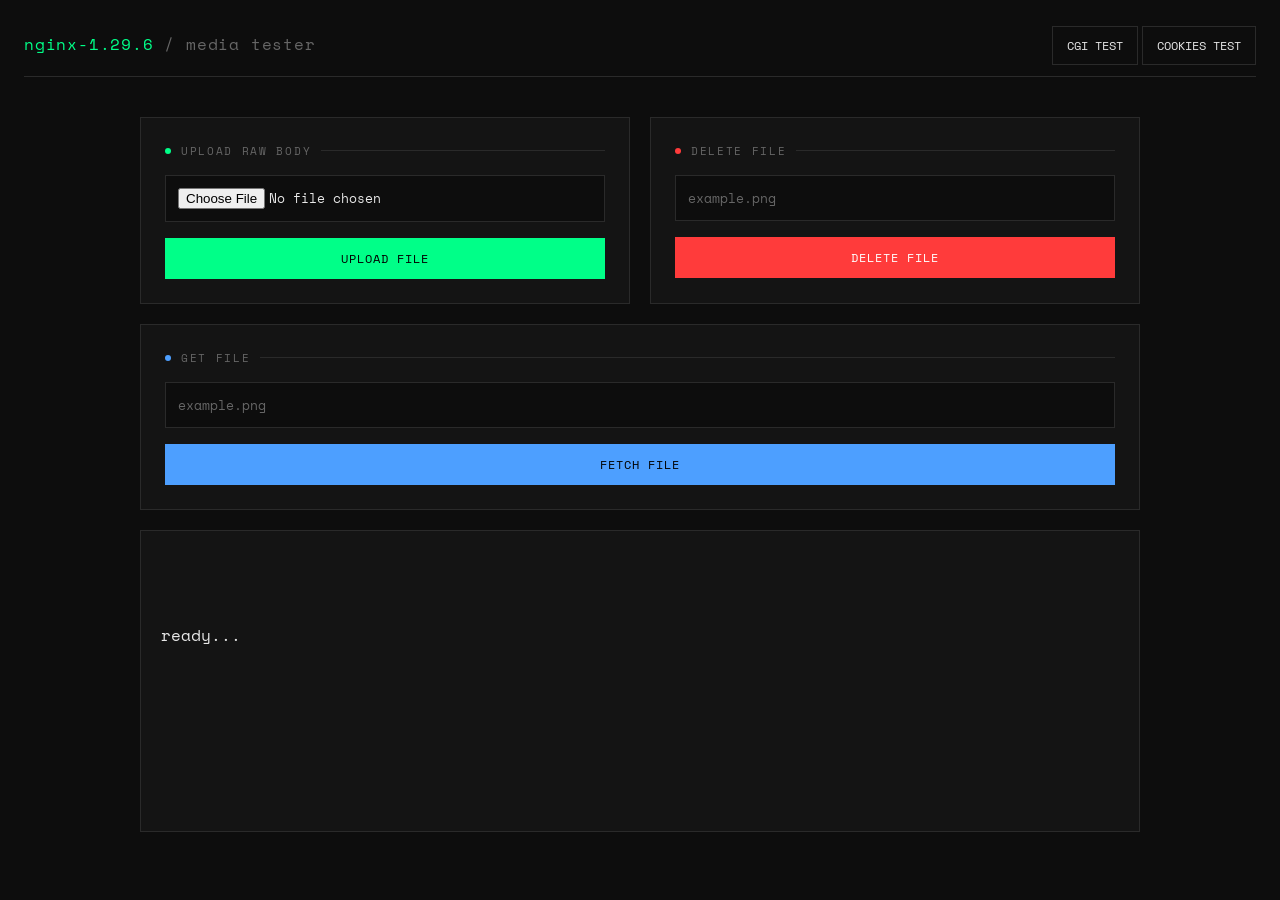
<file: www/index.html>
<!DOCTYPE html>
<html lang="en">
<head>
<meta charset="UTF-8">
<meta name="viewport" content="width=device-width, initial-scale=1.0">

<title>nginx-1.29.6 media upload</title>

<style>

@import url('https://fonts.googleapis.com/css2?family=Space+Mono:wght@400;700&family=IBM+Plex+Sans:wght@300;400;600&display=swap');

*{
  margin:0;
  padding:0;
  box-sizing:border-box;
}

:root{
  --bg:#0d0d0d;
  --panel:#141414;
  --border:#2a2a2a;
  --text:#e8e8e8;
  --muted:#666;
  --green:#00ff88;
  --blue:#4d9fff;
  --red:#ff3b3b;

  --mono:'Space Mono', monospace;
  --sans:'IBM Plex Sans', sans-serif;
}

body{
  background:var(--bg);
  color:var(--text);
  font-family:var(--sans);
  min-height:100vh;
  padding:32px 24px;
}

/* ---------------- NAVBAR ---------------- */

header{
  display:flex;
  justify-content:space-between;
  align-items:center;

  padding-bottom:20px;
  margin-bottom:40px;

  border-bottom:1px solid var(--border);
}

.logo{
  font-family:var(--mono);
  color:var(--green);
  font-size:1rem;
  letter-spacing:0.05em;
}

.logo span{
  color:var(--muted);
}

nav a{
  text-decoration:none;
  color:var(--text);

  border:1px solid var(--border);

  padding:10px 14px;

  font-family:var(--mono);
  font-size:0.75rem;

  transition:0.15s;
}

nav a:hover{
  border-color:var(--green);
  color:var(--green);
}

/* ---------------- GRID ---------------- */

.grid{
  max-width:1000px;
  margin:auto;

  display:grid;
  grid-template-columns:1fr 1fr;
  gap:20px;
}

@media(max-width:700px){
  .grid{
    grid-template-columns:1fr;
  }
}

/* ---------------- PANEL ---------------- */

.panel{
  background:var(--panel);
  border:1px solid var(--border);

  padding:24px;

  display:flex;
  flex-direction:column;
  gap:16px;
}

.label{
  font-family:var(--mono);
  font-size:0.7rem;
  text-transform:uppercase;
  letter-spacing:0.15em;
  color:var(--muted);

  display:flex;
  align-items:center;
  gap:10px;
}

.label::after{
  content:'';
  flex:1;
  height:1px;
  background:var(--border);
}

.dot{
  width:6px;
  height:6px;
  border-radius:50%;
}

.green{ background:var(--green); }
.blue{ background:var(--blue); }
.red{ background:var(--red); }

input{
  width:100%;

  background:var(--bg);
  color:var(--text);

  border:1px solid var(--border);

  padding:12px;

  font-family:var(--mono);
  outline:none;
}

input::placeholder{
  color:var(--muted);
}

button{
  border:none;
  cursor:pointer;

  padding:12px;

  font-family:var(--mono);
  font-size:0.75rem;
  letter-spacing:0.08em;
  text-transform:uppercase;

  transition:0.15s;
}

button:hover{
  opacity:0.85;
}

.btn-green{
  background:var(--green);
  color:#000;
}

.btn-blue{
  background:var(--blue);
  color:#000;
}

.btn-red{
  background:var(--red);
  color:#fff;
}

/* ---------------- OUTPUT ---------------- */

.output{
  grid-column:1/-1;

  background:var(--panel);
  border:1px solid var(--border);

  padding:20px;

  min-height:100px;

  font-family:var(--mono);
  white-space:pre-wrap;
  overflow:auto;
}

/* ---------------- PREVIEW ---------------- */

.preview{
  margin-top:20px;

  display:flex;
  justify-content:center;
  align-items:center;
}

.preview img,
.preview video{
  max-width:100%;
  max-height:500px;

  border:1px solid var(--border);
}

.preview audio{
  width:100%;
}

</style>
</head>

<body>

<header>

  <div class="logo">
    nginx-1.29.6 <span>/ media tester</span>
  </div>

  <nav>
    <a href="/cgi/">CGI TEST</a>
    <a href="/cookies/">COOKIES TEST</a>
  </nav>

</header>

<div class="grid">

  <!-- UPLOAD -->
  <div class="panel">

    <div class="label">
      <span class="dot green"></span>
      upload raw body
    </div>

    <input type="file" id="file">

    <button class="btn-green" onclick="upload()">
      upload file
    </button>

  </div>

  <!-- DELETE -->
  <div class="panel">

    <div class="label">
      <span class="dot red"></span>
      delete file
    </div>

    <input type="text" id="del" placeholder="example.png">

    <button class="btn-red" onclick="del()">
      delete file
    </button>

  </div>

  <!-- GET -->
  <div class="panel" style="grid-column:1/-1;">

    <div class="label">
      <span class="dot blue"></span>
      get file
    </div>

    <input type="text" id="get" placeholder="example.png">

    <button class="btn-blue" onclick="getFile()">
      fetch file
    </button>

  </div>

  <!-- OUTPUT -->
  <div class="output">

    <div id="out">ready...</div>

    <div class="preview" id="preview"></div>

  </div>

</div>

<script>

/* ---------------- HELPERS ---------------- */

function log(text)
{
  document.getElementById("out").textContent = text;
}

function clearPreview()
{
  document.getElementById("preview").innerHTML = "";
}

/* ---------------- UPLOAD ---------------- */

function upload()
{
  clearPreview();

  const f = document.getElementById("file").files[0];

  if (!f)
    return log("no file selected");

  fetch("/upload/" + f.name,
  {
    method:"POST",

    headers:
    {
      "Content-Type": f.type || "application/octet-stream"
    },

    body:f
  })

  .then(r => r.text())
  .then(d => log("UPLOAD RESPONSE:\n" + d))
  .catch(e => log("ERROR:\n" + e));
}

/* ---------------- DELETE ---------------- */

function del()
{
  clearPreview();

  const name = document.getElementById("del").value;

  if (!name)
    return log("no filename");

  fetch("/upload/" + name,
  {
    method:"DELETE"
  })

  .then(r => r.text())
  .then(d => log("DELETE RESPONSE:\n" + d))
  .catch(e => log("ERROR:\n" + e));
}

/* ---------------- GET + PREVIEW ---------------- */

function getFile()
{
  clearPreview();

  const name = document.getElementById("get").value;

  if (!name)
    return log("no filename");

  fetch("/upload/" + name)

  .then(response =>
  {
    if (!response.ok)
      throw new Error("request failed");

    return response.blob();
  })

  .then(blob =>
  {
    log(
      "GET RESPONSE:\n" +
      "SIZE: " + blob.size + " bytes\n" +
      "TYPE: " + blob.type
    );

    const url = URL.createObjectURL(blob);

    const preview = document.getElementById("preview");

    /* IMAGE */
    if (blob.type.startsWith("image/"))
    {
      const img = document.createElement("img");
      img.src = url;

      preview.appendChild(img);
    }

    /* VIDEO */
    else if (blob.type.startsWith("video/"))
    {
      const video = document.createElement("video");

      video.src = url;
      video.controls = true;

      preview.appendChild(video);
    }

    /* AUDIO */
    else if (blob.type.startsWith("audio/"))
    {
      const audio = document.createElement("audio");

      audio.src = url;
      audio.controls = true;

      preview.appendChild(audio);
    }

    /* TEXT */
    else if (
      blob.type.startsWith("text/")
      || blob.type.includes("json")
      || blob.type.includes("javascript")
    )
    {
      blob.text().then(text =>
      {
        const pre = document.createElement("pre");

        pre.style.marginTop = "20px";
        pre.style.whiteSpace = "pre-wrap";

        pre.textContent = text;

        preview.appendChild(pre);
      });
    }
  })

  .catch(e =>
  {
    log("ERROR:\n" + e);
  });
}

</script>

</body>
</html>
</file>
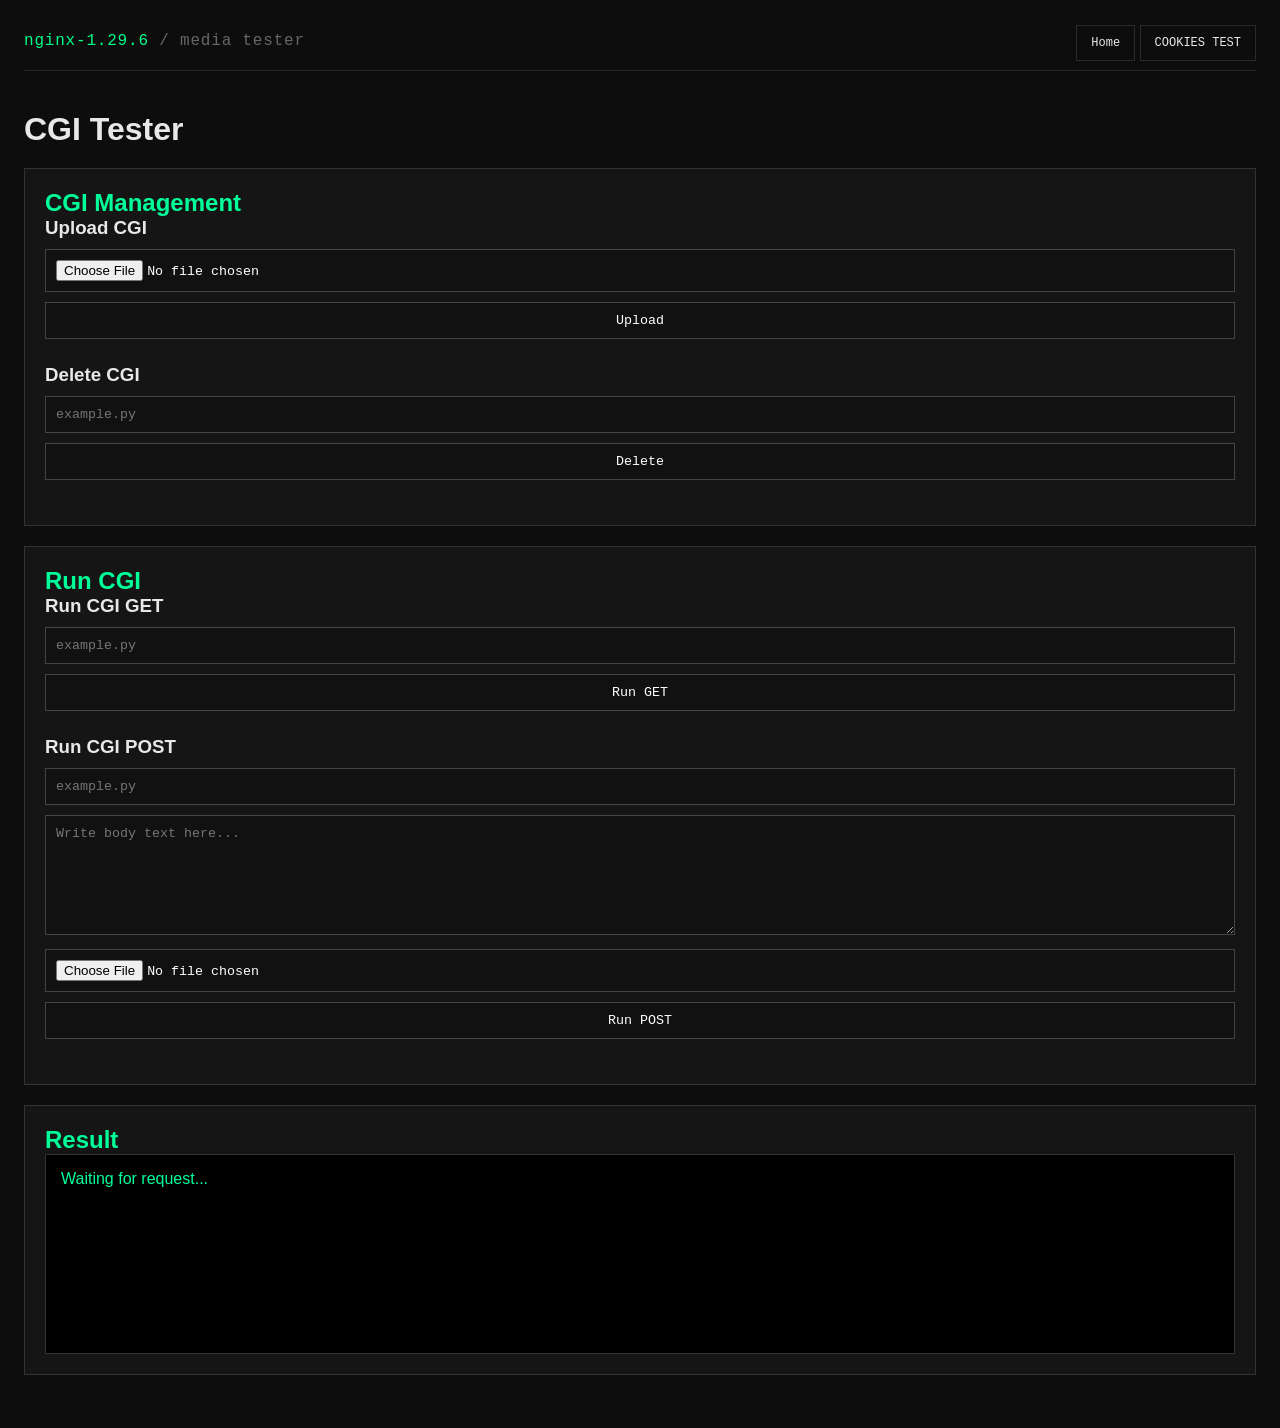
<file: www/cgi/index.html>
<!DOCTYPE html>
<html lang="en">
<head>
<meta charset="UTF-8">
<meta name="viewport" content="width=device-width, initial-scale=1.0">
<title>CGI Tester</title>

<style>
*{
  margin:0;
  padding:0;
  box-sizing:border-box;
}

:root{
  --bg:#0d0d0d;
  --panel:#141414;
  --border:#2a2a2a;
  --text:#e8e8e8;
  --muted:#666;
  --green:#00ff88;
  --blue:#4d9fff;
  --red:#ff3b3b;

  --mono:'Space Mono', monospace;
  --sans:'IBM Plex Sans', sans-serif;
}

body{
  background:var(--bg);
  color:var(--text);
  font-family:var(--sans);
  min-height:100vh;
  padding:32px 24px;
}

/* ---------------- NAVBAR ---------------- */

header{
  display:flex;
  justify-content:space-between;
  align-items:center;

  padding-bottom:20px;
  margin-bottom:40px;

  border-bottom:1px solid var(--border);
}

.logo{
  font-family:var(--mono);
  color:var(--green);
  font-size:1rem;
  letter-spacing:0.05em;
}

.logo span{
  color:var(--muted);
}

nav a{
  text-decoration:none;
  color:var(--text);

  border:1px solid var(--border);

  padding:10px 14px;

  font-family:var(--mono);
  font-size:0.75rem;

  transition:0.15s;
}

nav a:hover{
  border-color:var(--green);
  color:var(--green);
}


h1 {
    margin-bottom: 20px;
}

.panel {
    border: 1px solid #333;
    padding: 20px;
    margin-bottom: 20px;
    background: #151515;
}

h2 {
    margin-top: 0;
    color: #00ff99;
}

.section {
    margin-bottom: 25px;
}

input,
textarea,
button {
    width: 100%;
    box-sizing: border-box;
    margin-top: 10px;
    padding: 10px;
    background: #111;
    color: white;
    border: 1px solid #444;
    font-family: monospace;
}

textarea {
    min-height: 120px;
    resize: vertical;
}

button {
    cursor: pointer;
    transition: 0.2s;
}

button:hover {
    background: #00ff99;
    color: black;
}

#result {
    border: 1px solid #333;
    background: black;
    color: #00ff99;
    padding: 15px;
    white-space: pre-wrap;
    min-height: 200px;
    overflow-x: auto;
}
</style>
</head>

<body>

<header>

  <div class="logo">
    nginx-1.29.6 <span>/ media tester</span>
  </div>

  <nav>
    <a href="/">Home</a>
    <a href="/cookies/">COOKIES TEST</a>
  </nav>

</header>


<h1>CGI Tester</h1>

<!-- CGI MANAGEMENT -->
<div class="panel">
    <h2>CGI Management</h2>

    <!-- Upload CGI -->
    <div class="section">
        <h3>Upload CGI</h3>

        <input type="file" id="uploadFile" accept=".py,.php">
        <button onclick="uploadCGI()">Upload</button>
    </div>

    <!-- Delete CGI -->
    <div class="section">
        <h3>Delete CGI</h3>

        <input type="text" id="deleteFilename" placeholder="example.py">
        <button onclick="deleteCGI()">Delete</button>
    </div>
</div>

<!-- RUN CGI -->
<div class="panel">
    <h2>Run CGI</h2>

    <!-- GET -->
    <div class="section">
        <h3>Run CGI GET</h3>

        <input type="text" id="getFilename" placeholder="example.py">
        <button onclick="runGET()">Run GET</button>
    </div>

    <!-- POST -->
    <div class="section">
        <h3>Run CGI POST</h3>

        <input type="text" id="postFilename" placeholder="example.py">

        <textarea id="postBody" placeholder="Write body text here..."></textarea>

        <input type="file" id="postFile">

        <button onclick="runPOST()">Run POST</button>
    </div>
</div>

<!-- RESULT -->
<div class="panel">
    <h2>Result</h2>

    <div id="result">Waiting for request...</div>
</div>

<script>
const resultBox = document.getElementById("result");

function showResult(text) {
    resultBox.textContent = text;
}

// =========================
// Upload CGI
// =========================
async function uploadCGI() {
    const fileInput = document.getElementById("uploadFile");
    const file = fileInput.files[0];

    if (!file) {
        showResult("Please select a file.");
        return;
    }

    let contentType = "";

    if (file.name.endsWith(".py")) {
        contentType = "text/x-python";
    }
    else if (file.name.endsWith(".php")) {
        contentType = "application/x-httpd-php";
    }
    else {
        showResult("Only .py and .php files are allowed.");
        return;
    }

    try {
        const response = await fetch("/cgi-bin", {
            method: "POST",
            headers: {
                "Content-Type": contentType,
                "X-Filename": file.name
            },
            body: file
        });

        const text = await response.text();

        showResult(
            "UPLOAD CGI\n" +
            "Status: " + response.status + "\n" +
            "Content-Type: " + contentType + "\n\n" +
            text
        );
    }
    catch (error) {
        showResult("Upload failed:\n" + error);
    }
}

// =========================
// Delete CGI
// =========================
async function deleteCGI() {
    const filename = document.getElementById("deleteFilename").value.trim();

    if (!filename) {
        showResult("Please enter a filename.");
        return;
    }

    try {
        const response = await fetch("/cgi-bin/" + filename, {
            method: "DELETE"
        });

        const text = await response.text();

        showResult(
            "DELETE CGI\n" +
            "Status: " + response.status + "\n\n" +
            text
        );
    }
    catch (error) {
        showResult("Delete failed:\n" + error);
    }
}

// =========================
// Run CGI GET
// =========================
async function runGET() {
    const filename = document.getElementById("getFilename").value.trim();

    if (!filename) {
        showResult("Please enter a filename.");
        return;
    }

    try {
        const response = await fetch("/cgi-bin/" + filename);

        const text = await response.text();

        showResult(
            "RUN CGI GET\n" +
            "Status: " + response.status + "\n\n" +
            text
        );
    }
    catch (error) {
        showResult("GET request failed:\n" + error);
    }
}

// =========================
// Run CGI POST
// =========================
async function runPOST() {
    const filename = document.getElementById("postFilename").value.trim();
    const bodyText = document.getElementById("postBody").value;
    const fileInput = document.getElementById("postFile");

    if (!filename) {
        showResult("Please enter a filename.");
        return;
    }

    let body = "";

    // If file selected -> use file content
    if (fileInput.files.length > 0) {
        body = await fileInput.files[0].text();
    }
    // Else use textarea content
    else {
        body = bodyText;
    }

    try {
        const response = await fetch("/cgi-bin/" + filename, {
            method: "POST",
            body: body
        });

        const text = await response.text();

        showResult(
            "RUN CGI POST\n" +
            "Status: " + response.status + "\n\n" +
            text
        );
    }
    catch (error) {
        showResult("POST request failed:\n" + error);
    }
}
</script>

</body>
</html>
</file>
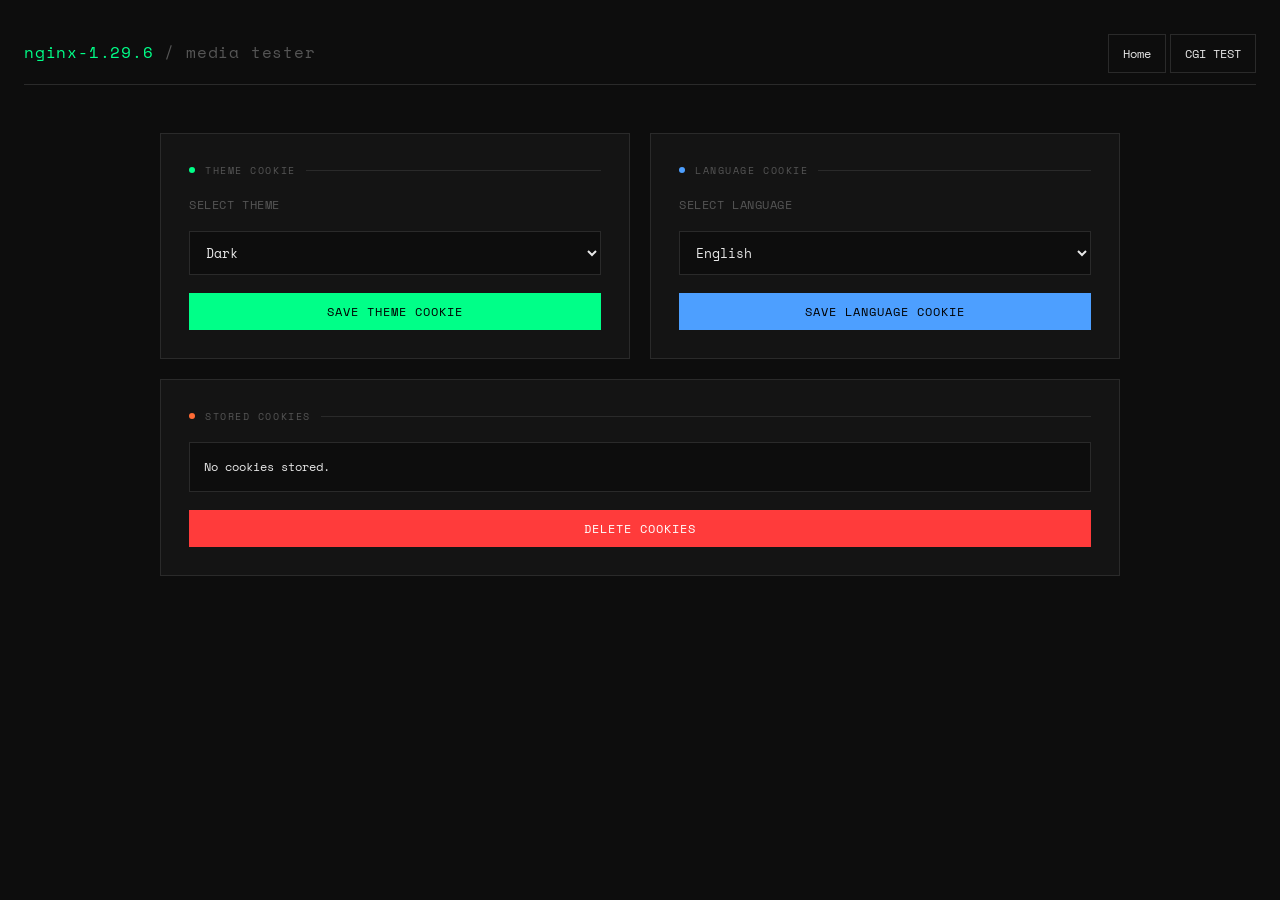
<file: www/cookies/index.html>
<!DOCTYPE html>
<html lang="en">
<head>
<meta charset="UTF-8">
<meta name="viewport" content="width=device-width, initial-scale=1.0">

<title>Webserv Cookie Test</title>

<style>
@import url('https://fonts.googleapis.com/css2?family=Space+Mono:wght@400;700&family=IBM+Plex+Sans:wght@300;400;600&display=swap');

*, *::before, *::after { box-sizing: border-box; margin: 0; padding: 0; }

/* ---------------- NAVBAR ---------------- */

header{
  display:flex;
  justify-content:space-between;
  align-items:center;

  padding-bottom:20px;
  margin-bottom:40px;

  border-bottom:1px solid var(--border);
}

.logo{
  font-family:var(--mono);
  color:var(--green);
  font-size:1rem;
  letter-spacing:0.05em;
}

.logo span{
  color:var(--muted);
}

nav a{
  text-decoration:none;
  color:var(--text);

  border:1px solid var(--border);

  padding:10px 14px;

  font-family:var(--mono);
  font-size:0.75rem;

  transition:0.15s;
}

nav a:hover{
  border-color:var(--green);
  color:var(--green);
}

:root {
  --bg:      #0d0d0d;
  --panel:   #141414;
  --border:  #2a2a2a;
  --accent:  #00ff88;
  --accent2: #ff6b35;
  --accent3: #4d9fff;
  --text:    #e8e8e8;
  --muted:   #555;
  --mono:    'Space Mono', monospace;
  --sans:    'IBM Plex Sans', sans-serif;
  --green:#00ff88;
  --blue:#4d9fff;
  --red:#ff3b3b;
}

body {
  background: var(--bg);
  color: var(--text);
  font-family: var(--sans);
  min-height: 100vh;
  padding: 40px 24px;
  transition: background 0.2s, color 0.2s;
}


body.light {
  --bg: #f2f2f2;
  --panel: #ffffff;
  --border: #d0d0d0;
  --text: #111;
  --muted: #777;
}

header {
  display: flex;
  align-items: center;
  justify-content: space-between;
  margin-bottom: 48px;
  padding-bottom: 20px;
  border-bottom: 1px solid var(--border);
}

h1 {
  font-family: var(--mono);
  font-size: 1.1rem;
  color: var(--accent);
  letter-spacing: 0.05em;
}

h1 span {
  color: var(--muted);
}

.grid {
  display: grid;
  grid-template-columns: 1fr 1fr;
  gap: 20px;
  max-width: 960px;
  margin: 0 auto;
}

@media (max-width: 680px) {
  .grid {
    grid-template-columns: 1fr;
  }
}

.panel {
  background: var(--panel);
  border: 1px solid var(--border);
  padding: 28px;
  display: flex;
  flex-direction: column;
  gap: 18px;
}

.panel-label {
  font-family: var(--mono);
  font-size: 0.65rem;
  color: var(--muted);
  letter-spacing: 0.15em;
  text-transform: uppercase;
  display: flex;
  align-items: center;
  gap: 10px;
}

.panel-label::after {
  content: '';
  flex: 1;
  height: 1px;
  background: var(--border);
}

.dot {
  width: 6px;
  height: 6px;
  border-radius: 50%;
  display: inline-block;
}

.dot-green  { background: var(--accent); }
.dot-blue   { background: var(--accent3); }
.dot-orange { background: var(--accent2); }

label {
  font-size: 0.72rem;
  color: var(--muted);
  font-family: var(--mono);
  letter-spacing: 0.05em;
}

select {
  background: var(--bg);
  border: 1px solid var(--border);
  color: var(--text);
  font-family: var(--mono);
  padding: 10px 12px;
  outline: none;
}

.btn {
  padding: 10px;
  font-family: var(--mono);
  font-size: 0.75rem;
  letter-spacing: 0.08em;
  text-transform: uppercase;
  cursor: pointer;
  border: none;
  width: 100%;
  transition: opacity 0.15s;
}

.btn:hover {
  opacity: 0.85;
}

.btn-green {
  background: var(--accent);
  color: #000;
}

.btn-blue {
  background: var(--accent3);
  color: #000;
}

.btn-red {
  background: #ff3b3b;
  color: #fff;
}

.msg {
  font-family: var(--mono);
  font-size: 0.72rem;
  padding: 10px 12px;
  border-left: 2px solid;
  min-height: 40px;
}

.cookie-box {
  background: var(--bg);
  border: 1px solid var(--border);
  padding: 14px;
  font-family: var(--mono);
  font-size: 0.75rem;
  word-break: break-word;
  line-height: 1.7;
}

</style>
</head>
<body>

<header>

  <div class="logo">
    nginx-1.29.6 <span>/ media tester</span>
  </div>

  <nav>
    <a href="/">Home</a>
    <a href="/cgi/">CGI TEST</a>
  </nav>

</header>

<div class="grid">

  <!-- Theme Panel -->
  <div class="panel">

    <div class="panel-label">
      <span class="dot dot-green"></span>
      theme cookie
    </div>

    <label for="theme">SELECT THEME</label>

    <select id="theme">
      <option value="dark">Dark</option>
      <option value="light">Light</option>
    </select>

    <button class="btn btn-green" onclick="saveTheme()">
      Save Theme Cookie
    </button>

  </div>

  <!-- Language Panel -->
  <div class="panel">

    <div class="panel-label">
      <span class="dot dot-blue"></span>
      language cookie
    </div>

    <label for="language">SELECT LANGUAGE</label>

    <select id="language">
      <option value="english">English</option>
      <option value="french">French</option>
      <option value="arabic">Arabic</option>
      <option value="spanish">Spanish</option>
    </select>

    <button class="btn btn-blue" onclick="saveLanguage()">
      Save Language Cookie
    </button>

  </div>

  <!-- Cookie Output -->
  <div class="panel" style="grid-column: 1 / -1;">

    <div class="panel-label">
      <span class="dot dot-orange"></span>
      stored cookies
    </div>

    <div class="cookie-box" id="cookieOutput">
      No cookies yet.
    </div>

    <button class="btn btn-red" onclick="clearCookies()">
      Delete Cookies
    </button>

  </div>

</div>

<script>

function setCookie(name, value, days)
{
  let expires = "";

  if (days)
  {
    const date = new Date();
    date.setTime(date.getTime() + (days * 24 * 60 * 60 * 1000));
    expires = "; expires=" + date.toUTCString();
  }

  document.cookie = name + "=" + value + expires + "; path=/";
}

function getCookie(name)
{
  const cookies = document.cookie.split(';');

  for (let i = 0; i < cookies.length; i++)
  {
    let cookie = cookies[i].trim();

    if (cookie.indexOf(name + "=") === 0)
      return cookie.substring(name.length + 1);
  }

  return null;
}

function saveTheme()
{
  const theme = document.getElementById('theme').value;

  setCookie("theme", theme, 7);

  applyTheme(theme);

  updateCookies();

}

function saveLanguage()
{
  const language = document.getElementById('language').value;

  setCookie("language", language, 7);

  updateCookies();
}

function clearCookies()
{
  setCookie("theme", "", -1);
  setCookie("language", "", -1);

  updateCookies();

  document.body.classList.remove("light");

}

function updateCookies()
{
  const output = document.getElementById('cookieOutput');

  if (document.cookie.length === 0)
    output.innerHTML = "No cookies stored.";
  else
    output.innerHTML = document.cookie;
}


function applyTheme(theme)
{
  if (theme === "light")
    document.body.classList.add("light");
  else
    document.body.classList.remove("light");
}

window.onload = function()
{
  const savedTheme = getCookie("theme");
  const savedLanguage = getCookie("language");

  if (savedTheme)
  {
    document.getElementById('theme').value = savedTheme;
    applyTheme(savedTheme);
  }

  if (savedLanguage)
    document.getElementById('language').value = savedLanguage;

  updateCookies();

};

</script>

</body>
</html>
</file>
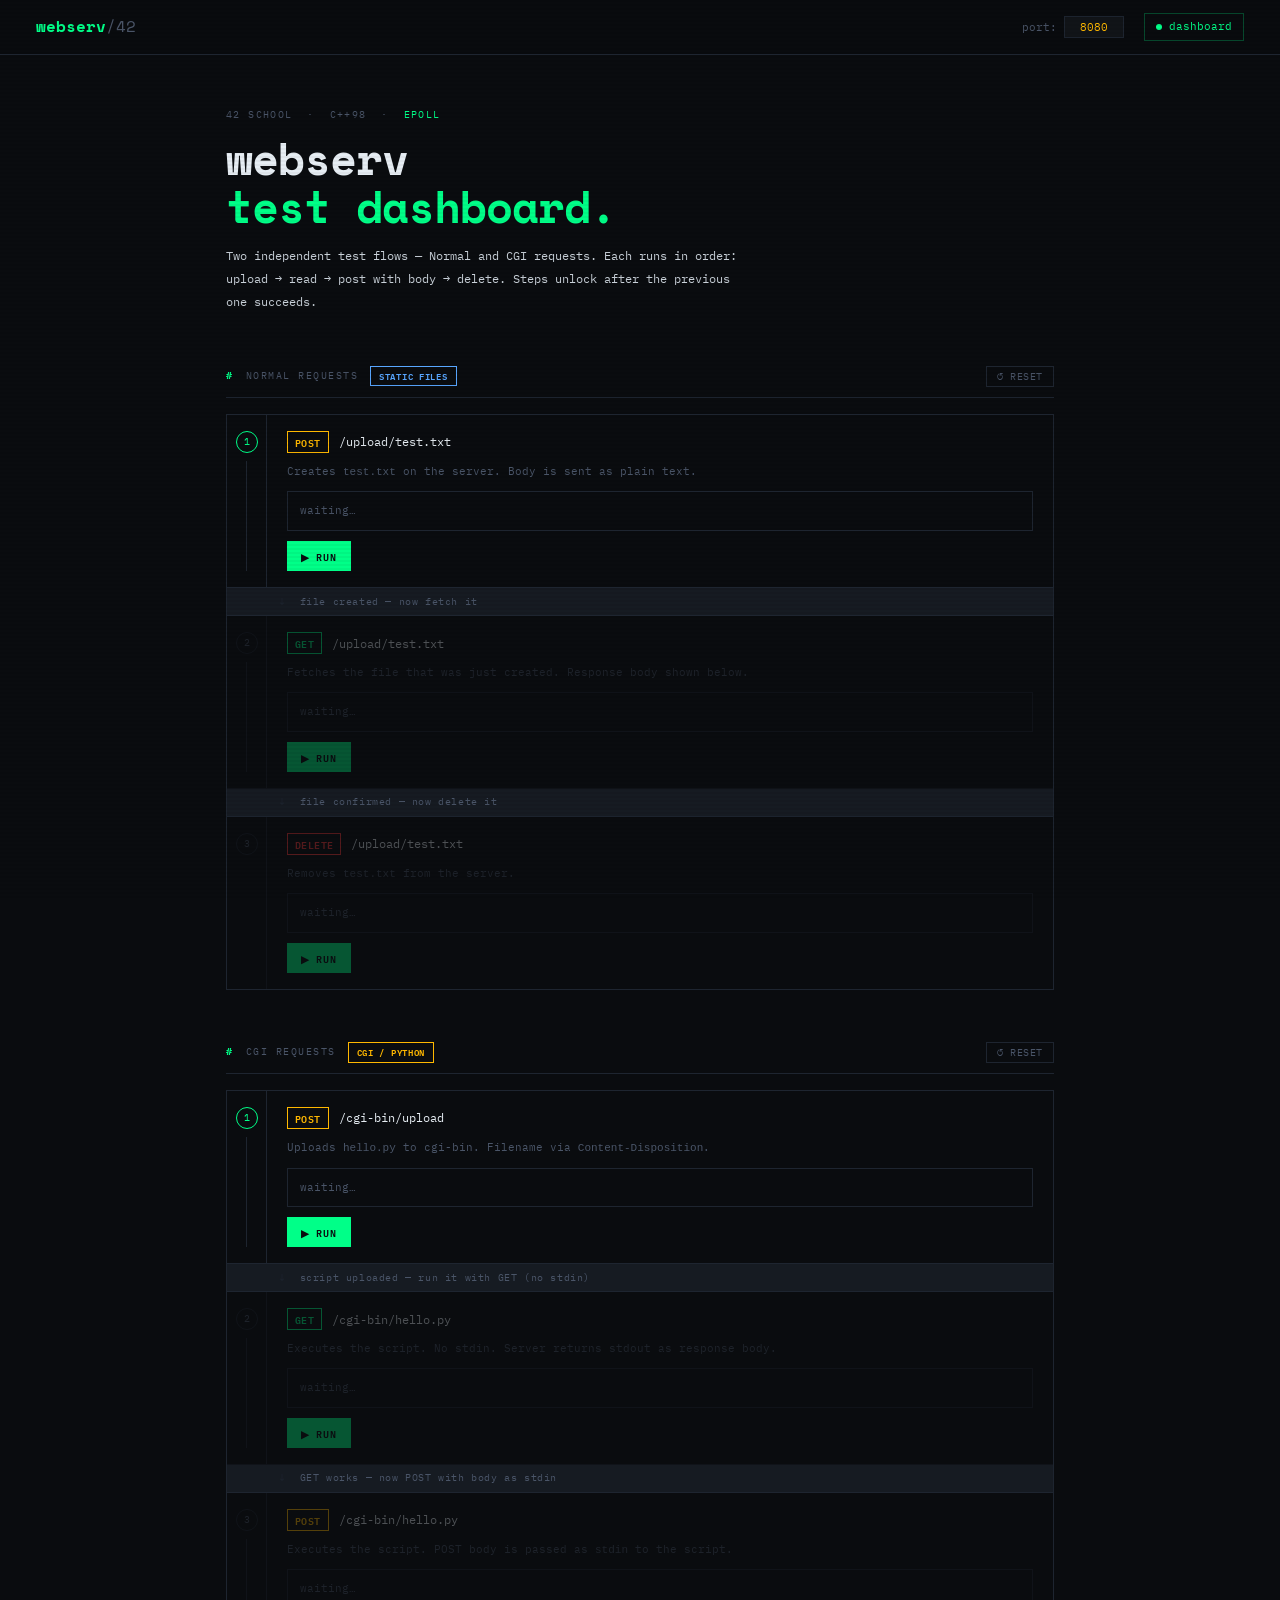
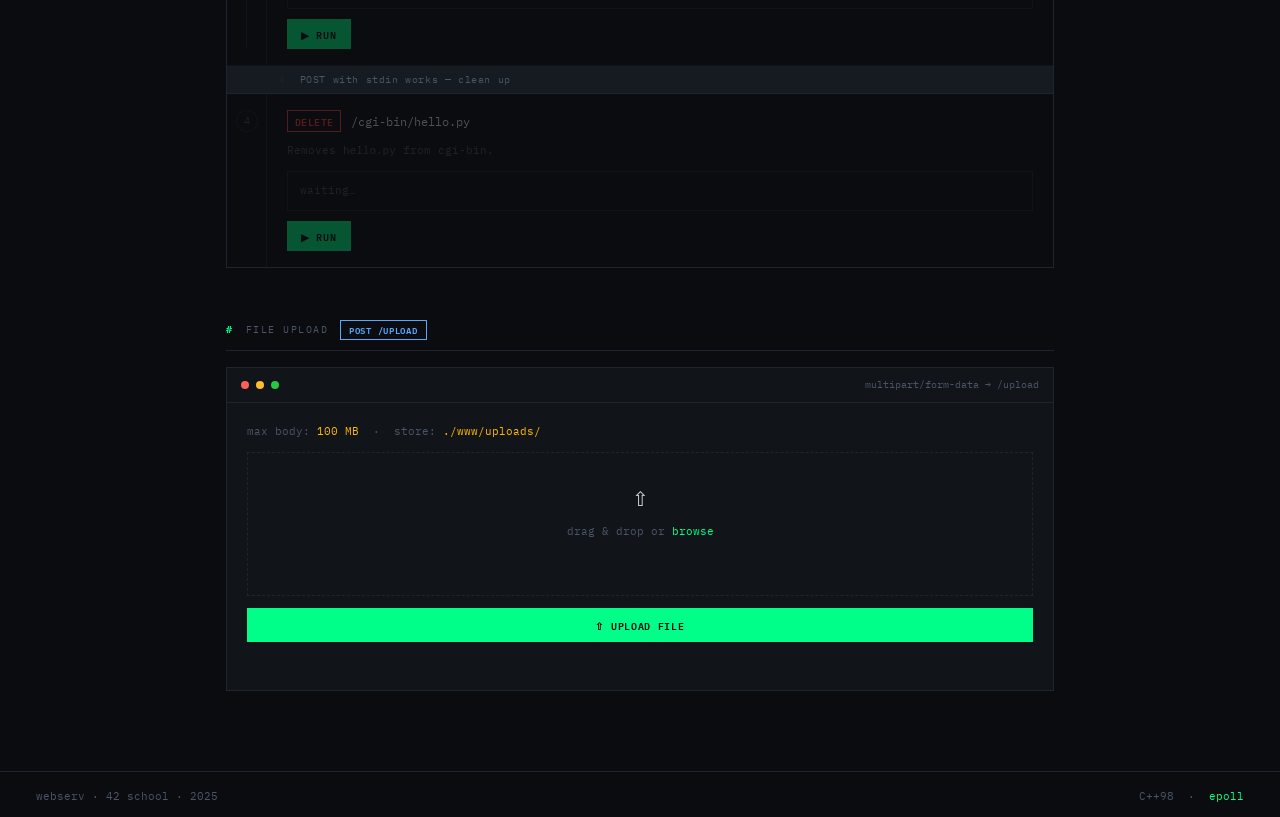
<file: notes/old_index.html>
<!DOCTYPE html>
<html lang="en">
<head>
  <meta charset="UTF-8" />
  <meta name="viewport" content="width=device-width, initial-scale=1.0" />
  <title>webserv / dashboard</title>
  <link href="https://fonts.googleapis.com/css2?family=IBM+Plex+Mono:wght@300;400;600&family=Space+Mono:wght@400;700&display=swap" rel="stylesheet" />
  <style>
    *, *::before, *::after { box-sizing: border-box; margin: 0; padding: 0; }
    :root {
      --bg:      #0a0c0f;
      --surface: #111418;
      --surface2:#161b22;
      --border:  #1e2530;
      --green:   #00ff88;
      --green-d: #00c466;
      --amber:   #ffb800;
      --red:     #ff3b3b;
      --blue:    #58a6ff;
      --muted:   #4a5568;
      --text:    #c9d1d9;
      --hi:      #e6edf3;
    }
    html { scroll-behavior: smooth; }
    body {
      background: var(--bg); color: var(--text);
      font-family: 'IBM Plex Mono', monospace;
      font-size: 13px; line-height: 1.6; min-height: 100vh;
    }
    body::before {
      content:''; position:fixed; inset:0;
      background: repeating-linear-gradient(0deg,transparent,transparent 2px,rgba(0,0,0,.04) 2px,rgba(0,0,0,.04) 4px);
      pointer-events:none; z-index:999;
    }

    /* ── HEADER ── */
    header {
      border-bottom: 1px solid var(--border);
      padding: 13px 36px;
      display: flex; align-items: center; justify-content: space-between;
      position: sticky; top: 0;
      background: rgba(10,12,15,.95); backdrop-filter: blur(10px); z-index: 100;
    }
    .logo { font-family:'Space Mono',monospace; font-weight:700; font-size:16px; color:var(--green); }
    .logo span { color:var(--muted); font-weight:400; }
    .hright { display:flex; align-items:center; gap:20px; }
    .status { display:flex; align-items:center; gap:7px; font-size:11px; color:var(--green); border:1px solid rgba(0,255,136,.25); padding:4px 11px; }
    .dot { width:6px; height:6px; border-radius:50%; background:var(--green); animation:pulse 1.8s ease-in-out infinite; }
    .port-tag { font-size:11px; color:var(--muted); }
    .port-tag input {
      background: var(--surface); border: 1px solid var(--border);
      color: var(--amber); font-family: inherit; font-size:11px;
      padding: 3px 8px; width: 60px; text-align:center; outline:none;
    }
    .port-tag input:focus { border-color: var(--amber); }

    /* ── LAYOUT ── */
    main { max-width: 900px; margin: 0 auto; padding: 52px 36px 80px; display:flex; flex-direction:column; gap:52px; }

    /* ── HERO ── */
    .hero-tag { font-size:10px; letter-spacing:.14em; text-transform:uppercase; color:var(--muted); margin-bottom:12px; }
    .hero-tag b { color:var(--green); font-weight:400; }
    h1 { font-family:'Space Mono',monospace; font-size:clamp(26px,4vw,44px); line-height:1.1; letter-spacing:-1px; color:var(--hi); margin-bottom:14px; }
    h1 em { color:var(--green); font-style:normal; }
    .hero-desc { color:var(--text); font-size:12px; line-height:1.9; max-width:520px; }

    /* ── SECTION ── */
    .sec { display:flex; flex-direction:column; gap:16px; }
    .sec-head {
      display:flex; align-items:center; gap:12px;
      font-size:10px; letter-spacing:.15em; text-transform:uppercase;
      color:var(--muted); padding-bottom:10px; border-bottom:1px solid var(--border);
    }
    .sec-head b { color:var(--green); }
    .sec-badge { font-size:9px; letter-spacing:.08em; padding:2px 8px; border:1px solid; font-weight:600; }
    .badge-normal { color:var(--blue);  border-color:var(--blue); }
    .badge-cgi    { color:var(--amber); border-color:var(--amber); }
    .sec-reset {
      margin-left:auto; font-family:inherit; font-size:10px; letter-spacing:.06em;
      text-transform:uppercase; background:transparent; border:1px solid var(--border);
      color:var(--muted); padding:3px 10px; cursor:pointer; transition:all .15s;
    }
    .sec-reset:hover { border-color:var(--muted); color:var(--text); }

    /* ── FLOW ── */
    .flow { display:flex; flex-direction:column; border:1px solid var(--border); }

    /* ── STEP ── */
    .step {
      display:grid; grid-template-columns:40px 1fr;
      border-bottom:1px solid var(--border); transition:background .15s;
    }
    .step:last-child { border-bottom:none; }
    .step.locked { opacity:.3; pointer-events:none; }
    .step.done   { opacity:.55; }

    .step-side {
      border-right:1px solid var(--border);
      display:flex; flex-direction:column; align-items:center;
      padding:16px 0; gap:8px;
    }
    .step-num {
      width:22px; height:22px; border-radius:50%;
      border:1px solid var(--border);
      display:flex; align-items:center; justify-content:center;
      font-size:10px; color:var(--muted);
    }
    .step.active .step-num { border-color:var(--green); color:var(--green); }
    .step.done   .step-num { background:var(--green); border-color:var(--green); color:#0a0c0f; font-weight:700; }
    .step-line { flex:1; width:1px; background:var(--border); }
    .step:last-child .step-line { display:none; }

    .step-body { padding:16px 20px; display:flex; flex-direction:column; gap:10px; }
    .step-meta { display:flex; align-items:center; gap:10px; flex-wrap:wrap; }
    .method { font-size:10px; font-weight:600; letter-spacing:.04em; padding:2px 7px; border:1px solid; }
    .GET    { color:var(--green); border-color:var(--green); }
    .POST   { color:var(--amber); border-color:var(--amber); }
    .DELETE { color:var(--red);   border-color:var(--red);   }
    .step-path { color:var(--hi); font-size:12px; }
    .step-desc { color:var(--muted); font-size:11px; }

    .result-box {
      background:var(--bg); border:1px solid var(--border);
      padding:9px 12px; font-size:11px; line-height:1.8;
      white-space:pre-wrap; word-break:break-all;
      color:var(--muted); min-height:34px;
    }

    .btn-run {
      font-family:inherit; font-size:10px; font-weight:600;
      letter-spacing:.07em; text-transform:uppercase;
      padding:6px 14px; border:none; cursor:pointer; transition:all .15s;
      display:inline-flex; align-items:center; gap:5px;
    }
    .btn-run.go { background:var(--green); color:#0a0c0f; }
    .btn-run.go:hover { background:var(--green-d); }
    .btn-run.done-st { background:transparent; border:1px solid var(--border); color:var(--muted); cursor:default; }

    .step-connector {
      display:flex; align-items:center; gap:10px;
      padding:0 20px 0 52px; height:28px;
      background:var(--surface2); border-bottom:1px solid var(--border);
      font-size:10px; color:var(--muted); letter-spacing:.06em;
    }
    .step-connector::before { content:'↓'; color:var(--border); margin-right:4px; }

    /* ── UPLOAD BLOCK ── */
    .upload-block { background:var(--surface); border:1px solid var(--border); }
    .upload-bar { padding:9px 14px; border-bottom:1px solid var(--border); display:flex; align-items:center; gap:7px; }
    .td { width:8px; height:8px; border-radius:50%; }
    .td:nth-child(1){background:#ff5f57} .td:nth-child(2){background:#febc2e} .td:nth-child(3){background:#28c840}
    .upload-label { margin-left:auto; font-size:10px; color:var(--muted); }
    .upload-body { padding:20px; display:flex; flex-direction:column; gap:12px; }
    .upload-meta { font-size:11px; color:var(--muted); }
    .upload-meta span { color:var(--amber); }

    #dropzone {
      border:1px dashed var(--border); padding:30px 20px; text-align:center;
      cursor:pointer; transition:border-color .2s;
    }
    #dropzone:hover, #dropzone.over { border-color:var(--green); }
    #dropzone .dz-icon { font-size:20px; margin-bottom:8px; }
    #dropzone .dz-hint { font-size:11px; color:var(--muted); }
    #dropzone .dz-hint span { color:var(--green); }
    #dz-fname { margin-top:8px; font-size:11px; color:var(--amber); min-height:16px; }

    .btn-upload {
      font-family:inherit; font-size:10px; font-weight:600; letter-spacing:.07em;
      text-transform:uppercase; padding:8px 16px; background:var(--green);
      color:#0a0c0f; border:none; cursor:pointer; transition:background .15s;
      display:flex; align-items:center; justify-content:center; gap:6px; width:100%;
    }
    .btn-upload:hover { background:var(--green-d); }
    #upload-msg { font-size:11px; min-height:16px; }

    /* ── FOOTER ── */
    footer { border-top:1px solid var(--border); padding:16px 36px; display:flex; align-items:center; justify-content:space-between; font-size:11px; color:var(--muted); flex-wrap:wrap; gap:8px; }

    @keyframes pulse { 0%,100%{opacity:1} 50%{opacity:.2} }
    @media(max-width:600px){ header,footer{padding:12px 16px} main{padding:36px 16px 60px;gap:36px} }
  </style>
</head>
<body>

<header>
  <div class="logo">webserv<span>/42</span></div>
  <div class="hright">
    <div class="port-tag">port: <input id="port-input" value="8080" /></div>
    <div class="status"><span class="dot"></span>dashboard</div>
  </div>
</header>

<main>

  <!-- HERO -->
  <div>
    <p class="hero-tag">42 school &nbsp;·&nbsp; C++98 &nbsp;·&nbsp; <b>epoll</b></p>
    <h1>webserv<br><em>test dashboard.</em></h1>
    <p class="hero-desc">
      Two independent test flows — Normal and CGI requests.
      Each runs in order: upload → read → post with body → delete.
      Steps unlock after the previous one succeeds.
    </p>
  </div>

  <!-- FLOW A: NORMAL -->
  <div class="sec">
    <div class="sec-head">
      <b>#</b> normal requests
      <span class="sec-badge badge-normal">Static Files</span>
      <button class="sec-reset" id="reset-normal">↺ reset</button>
    </div>
    <div class="flow">
      <div class="step active" id="n1">
        <div class="step-side"><div class="step-num">1</div><div class="step-line"></div></div>
        <div class="step-body">
          <div class="step-meta"><span class="method POST">POST</span><span class="step-path">/upload/test.txt</span></div>
          <div class="step-desc">Creates <code>test.txt</code> on the server. Body is sent as plain text.</div>
          <div class="result-box" id="n1-r">waiting…</div>
          <div class="step-actions"><button class="btn-run go" id="n1-btn">▶ Run</button></div>
        </div>
      </div>
      <div class="step-connector">file created — now fetch it</div>
      <div class="step locked" id="n2">
        <div class="step-side"><div class="step-num">2</div><div class="step-line"></div></div>
        <div class="step-body">
          <div class="step-meta"><span class="method GET">GET</span><span class="step-path">/upload/test.txt</span></div>
          <div class="step-desc">Fetches the file that was just created. Response body shown below.</div>
          <div class="result-box" id="n2-r">waiting…</div>
          <div class="step-actions"><button class="btn-run go" id="n2-btn">▶ Run</button></div>
        </div>
      </div>
      <div class="step-connector">file confirmed — now delete it</div>
      <div class="step locked" id="n3">
        <div class="step-side"><div class="step-num">3</div></div>
        <div class="step-body">
          <div class="step-meta"><span class="method DELETE">DELETE</span><span class="step-path">/upload/test.txt</span></div>
          <div class="step-desc">Removes <code>test.txt</code> from the server.</div>
          <div class="result-box" id="n3-r">waiting…</div>
          <div class="step-actions"><button class="btn-run go" id="n3-btn">▶ Run</button></div>
        </div>
      </div>
    </div>
  </div>

  <!-- FLOW B: CGI -->
  <div class="sec">
    <div class="sec-head">
      <b>#</b> cgi requests
      <span class="sec-badge badge-cgi">CGI / Python</span>
      <button class="sec-reset" id="reset-cgi">↺ reset</button>
    </div>
    <div class="flow">
      <div class="step active" id="c1">
        <div class="step-side"><div class="step-num">1</div><div class="step-line"></div></div>
        <div class="step-body">
          <div class="step-meta"><span class="method POST">POST</span><span class="step-path">/cgi-bin/upload</span></div>
          <div class="step-desc">Uploads <code>hello.py</code> to cgi-bin. Filename via <code>Content-Disposition</code>.</div>
          <div class="result-box" id="c1-r">waiting…</div>
          <div class="step-actions"><button class="btn-run go" id="c1-btn">▶ Run</button></div>
        </div>
      </div>
      <div class="step-connector">script uploaded — run it with GET (no stdin)</div>
      <div class="step locked" id="c2">
        <div class="step-side"><div class="step-num">2</div><div class="step-line"></div></div>
        <div class="step-body">
          <div class="step-meta"><span class="method GET">GET</span><span class="step-path">/cgi-bin/hello.py</span></div>
          <div class="step-desc">Executes the script. No stdin. Server returns stdout as response body.</div>
          <div class="result-box" id="c2-r">waiting…</div>
          <div class="step-actions"><button class="btn-run go" id="c2-btn">▶ Run</button></div>
        </div>
      </div>
      <div class="step-connector">GET works — now POST with body as stdin</div>
      <div class="step locked" id="c3">
        <div class="step-side"><div class="step-num">3</div><div class="step-line"></div></div>
        <div class="step-body">
          <div class="step-meta"><span class="method POST">POST</span><span class="step-path">/cgi-bin/hello.py</span></div>
          <div class="step-desc">Executes the script. POST body is passed as <code>stdin</code> to the script.</div>
          <div class="result-box" id="c3-r">waiting…</div>
          <div class="step-actions"><button class="btn-run go" id="c3-btn">▶ Run</button></div>
        </div>
      </div>
      <div class="step-connector">POST with stdin works — clean up</div>
      <div class="step locked" id="c4">
        <div class="step-side"><div class="step-num">4</div></div>
        <div class="step-body">
          <div class="step-meta"><span class="method DELETE">DELETE</span><span class="step-path">/cgi-bin/hello.py</span></div>
          <div class="step-desc">Removes <code>hello.py</code> from cgi-bin.</div>
          <div class="result-box" id="c4-r">waiting…</div>
          <div class="step-actions"><button class="btn-run go" id="c4-btn">▶ Run</button></div>
        </div>
      </div>
    </div>
  </div>

  <!-- FILE UPLOAD -->
  <div class="sec">
    <div class="sec-head">
      <b>#</b> file upload
      <span class="sec-badge badge-normal">POST /upload</span>
    </div>
    <div class="upload-block">
      <div class="upload-bar">
        <span class="td"></span><span class="td"></span><span class="td"></span>
        <span class="upload-label">multipart/form-data → /upload</span>
      </div>
      <div class="upload-body">
        <div class="upload-meta">max body: <span>100 MB</span> &nbsp;·&nbsp; store: <span>./www/uploads/</span></div>
        <div id="dropzone">
          <div class="dz-icon">&#8679;</div>
          <div class="dz-hint">drag &amp; drop or <span>browse</span></div>
          <div id="dz-fname"></div>
        </div>
        <input type="file" id="fi" style="display:none" />
        <button class="btn-upload" id="upload-btn">&#8679; Upload file</button>
        <div id="upload-msg"></div>
      </div>
    </div>
  </div>

</main>

<footer>
  <span>webserv · 42 school · 2025</span>
  <span>C++98 &nbsp;·&nbsp; <span style="color:var(--green)">epoll</span></span>
</footer>

<script>
document.addEventListener('DOMContentLoaded', function () {

  // ── PORT ──────────────────────────────────────────────
  var portInput = document.getElementById('port-input');
  function base() { return 'http://127.0.0.1:' + (portInput.value.trim() || '8080'); }

  // ── HELPERS ───────────────────────────────────────────
  function setR(id, status, text) {
    var el = document.getElementById(id);
    el.style.color = status === 'ok' ? 'var(--green)' : status === 'err' ? 'var(--red)' : 'var(--amber)';
    el.textContent = text;
  }

  function markDone(id) {
    var step = document.getElementById(id);
    step.classList.remove('active');
    step.classList.add('done');
    var btn = document.getElementById(id + '-btn');
    if (btn) { btn.className = 'btn-run done-st'; btn.textContent = '✓ done'; }
  }

  function unlock(id) {
    var step = document.getElementById(id);
    step.classList.remove('locked');
    step.classList.add('active');
  }

  // ── NORMAL FLOW ───────────────────────────────────────
  document.getElementById('n1-btn').addEventListener('click', function () {
    setR('n1-r', 'pending', 'POST /upload/test.txt …');
    fetch(base() + '/upload/test.txt', {
      method: 'POST',
      headers: { 'Content-Type': 'text/plain', 'Content-Disposition': 'attachment; filename="test.txt"' },
      body: 'Hello from webserv!\nCreated by the test dashboard.\nTimestamp: ' + new Date().toISOString()
    }).then(function (r) {
      if (r.ok || r.status === 201) {
        setR('n1-r', 'ok', '✓ ' + r.status + ' — test.txt created');
        markDone('n1'); unlock('n2');
      } else { setR('n1-r', 'err', '✗ ' + r.status + ' ' + r.statusText); }
    }).catch(function (e) { setR('n1-r', 'err', '✗ ' + e.message); });
  });

  document.getElementById('n2-btn').addEventListener('click', function () {
    setR('n2-r', 'pending', 'GET /upload/test.txt …');
    fetch(base() + '/upload/test.txt')
      .then(function (r) {
        return r.text().then(function (t) {
          if (r.ok) { setR('n2-r', 'ok', '✓ ' + r.status + ' OK\n' + t.trim()); markDone('n2'); unlock('n3'); }
          else { setR('n2-r', 'err', '✗ ' + r.status + '\n' + t.trim()); }
        });
      }).catch(function (e) { setR('n2-r', 'err', '✗ ' + e.message); });
  });

  document.getElementById('n3-btn').addEventListener('click', function () {
    setR('n3-r', 'pending', 'DELETE /upload/test.txt …');
    fetch(base() + '/upload/test.txt', { method: 'DELETE' })
      .then(function (r) {
        if (r.ok || r.status === 204) { setR('n3-r', 'ok', '✓ ' + r.status + ' — test.txt deleted'); markDone('n3'); }
        else { setR('n3-r', 'err', '✗ ' + r.status + ' ' + r.statusText); }
      }).catch(function (e) { setR('n3-r', 'err', '✗ ' + e.message); });
  });

  document.getElementById('reset-normal').addEventListener('click', function () {
    ['n1','n2','n3'].forEach(function (id, i) {
      var s = document.getElementById(id);
      s.className = 'step ' + (i === 0 ? 'active' : 'locked');
      var r = document.getElementById(id + '-r');
      r.textContent = 'waiting…'; r.style.color = '';
      var btn = document.getElementById(id + '-btn');
      btn.className = 'btn-run go'; btn.textContent = '▶ Run';
    });
  });

  // ── CGI FLOW ──────────────────────────────────────────
  var HELLO_PY = '#!/usr/bin/env python3\nimport sys, os\n\n'
    + 'cl = os.environ.get("CONTENT_LENGTH", "0")\n'
    + 'inp = sys.stdin.read(int(cl)) if cl and cl != "0" else ""\n\n'
    + 'print("Content-Type: text/plain\\r")\n'
    + 'print("\\r")\n'
    + 'print("Hello from CGI!")\n'
    + 'print("Method :", os.environ.get("REQUEST_METHOD", "?"))\n'
    + 'if inp:\n'
    + '    print("Stdin  :", inp.strip())\n';

  document.getElementById('c1-btn').addEventListener('click', function () {
    setR('c1-r', 'pending', 'POST /cgi-bin/upload — uploading hello.py …');
    fetch(base() + '/cgi-bin/upload', {
      method: 'POST',
      headers: { 'Content-Type': 'text/x-python', 'Content-Disposition': 'attachment; filename="hello.py"' },
      body: HELLO_PY
    }).then(function (r) {
      if (r.ok || r.status === 201) { setR('c1-r', 'ok', '✓ ' + r.status + ' — hello.py uploaded'); markDone('c1'); unlock('c2'); }
      else { setR('c1-r', 'err', '✗ ' + r.status + ' ' + r.statusText); }
    }).catch(function (e) { setR('c1-r', 'err', '✗ ' + e.message); });
  });

  document.getElementById('c2-btn').addEventListener('click', function () {
    setR('c2-r', 'pending', 'GET /cgi-bin/hello.py …');
    fetch(base() + '/cgi-bin/hello.py')
      .then(function (r) {
        return r.text().then(function (t) {
          if (r.ok) { setR('c2-r', 'ok', '✓ ' + r.status + ' OK\n' + t.trim()); markDone('c2'); unlock('c3'); }
          else { setR('c2-r', 'err', '✗ ' + r.status + '\n' + t.trim()); }
        });
      }).catch(function (e) { setR('c2-r', 'err', '✗ ' + e.message); });
  });

  document.getElementById('c3-btn').addEventListener('click', function () {
    setR('c3-r', 'pending', 'POST /cgi-bin/hello.py with stdin …');
    fetch(base() + '/cgi-bin/hello.py', {
      method: 'POST',
      headers: { 'Content-Type': 'text/plain' },
      body: 'name=webserv&team=42'
    }).then(function (r) {
      return r.text().then(function (t) {
        if (r.ok) { setR('c3-r', 'ok', '✓ ' + r.status + ' OK\n' + t.trim()); markDone('c3'); unlock('c4'); }
        else { setR('c3-r', 'err', '✗ ' + r.status + '\n' + t.trim()); }
      });
    }).catch(function (e) { setR('c3-r', 'err', '✗ ' + e.message); });
  });

  document.getElementById('c4-btn').addEventListener('click', function () {
    setR('c4-r', 'pending', 'DELETE /cgi-bin/hello.py …');
    fetch(base() + '/cgi-bin/hello.py', { method: 'DELETE' })
      .then(function (r) {
        if (r.ok || r.status === 204) { setR('c4-r', 'ok', '✓ ' + r.status + ' — hello.py deleted'); markDone('c4'); }
        else { setR('c4-r', 'err', '✗ ' + r.status + ' ' + r.statusText); }
      }).catch(function (e) { setR('c4-r', 'err', '✗ ' + e.message); });
  });

  document.getElementById('reset-cgi').addEventListener('click', function () {
    ['c1','c2','c3','c4'].forEach(function (id, i) {
      var s = document.getElementById(id);
      s.className = 'step ' + (i === 0 ? 'active' : 'locked');
      var r = document.getElementById(id + '-r');
      r.textContent = 'waiting…'; r.style.color = '';
      var btn = document.getElementById(id + '-btn');
      btn.className = 'btn-run go'; btn.textContent = '▶ Run';
    });
  });

  // ── FILE UPLOAD ───────────────────────────────────────
  var uploadedFile = null;

  document.getElementById('dropzone').addEventListener('click', function () {
    document.getElementById('fi').click();
  });
  document.getElementById('dropzone').addEventListener('dragover', function (e) {
    e.preventDefault(); this.classList.add('over');
  });
  document.getElementById('dropzone').addEventListener('dragleave', function () {
    this.classList.remove('over');
  });
  document.getElementById('dropzone').addEventListener('drop', function (e) {
    e.preventDefault(); this.classList.remove('over');
    if (e.dataTransfer.files[0]) setUFile(e.dataTransfer.files[0]);
  });
  document.getElementById('fi').addEventListener('change', function () {
    if (this.files[0]) setUFile(this.files[0]);
  });

  function setUFile(f) {
    uploadedFile = f;
    document.getElementById('dz-fname').textContent = f.name;
  }

  document.getElementById('upload-btn').addEventListener('click', function () {
    var msg = document.getElementById('upload-msg');
    if (!uploadedFile) { msg.style.color = 'var(--red)'; msg.textContent = '✗ no file selected'; return; }
    var fd = new FormData();
    fd.append('file', uploadedFile);
    msg.style.color = 'var(--amber)'; msg.textContent = 'uploading…';
    fetch(base() + '/upload', { method: 'POST', body: fd })
      .then(function (r) {
        if (r.ok || r.status === 201) { msg.style.color = 'var(--green)'; msg.textContent = '✓ ' + uploadedFile.name + ' uploaded'; }
        else { msg.style.color = 'var(--red)'; msg.textContent = '✗ error ' + r.status; }
      }).catch(function () { msg.style.color = 'var(--red)'; msg.textContent = '✗ server unreachable'; });
  });

}); // end DOMContentLoaded
</script>
</body>
</html>
</file>
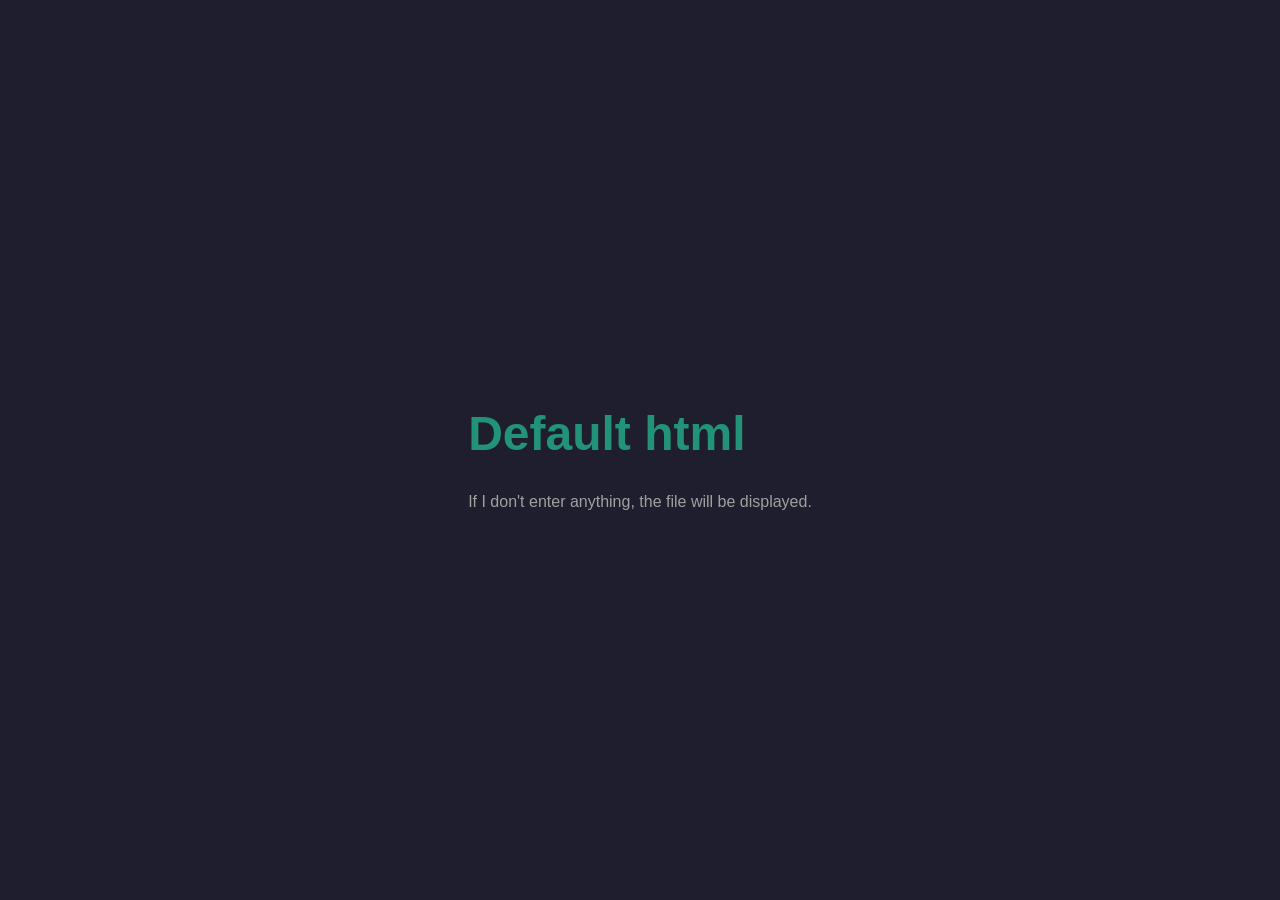
<file: www/default.html>
<!DOCTYPE html>
<html lang="en">
<head>
    <meta charset="UTF-8">
    <title>My Server</title>
    <style>
        body {
            font-family: Arial, sans-serif;
            display: flex;
            justify-content: center;
            align-items: center;
            height: 100vh;
            margin: 0;
            background-color: #1e1e2e;
            color: white;
        }
        h1 {
            font-size: 3rem;
            color: #229279;
        }
        p {
            color: #a0a0a0;
        }
    </style>
</head>
<body>
    <div>
        <h1>Default html</h1>
        <p>If I don't enter anything, the file will be displayed.</p>
    </div>
    <source
</body>
</html>
</file>
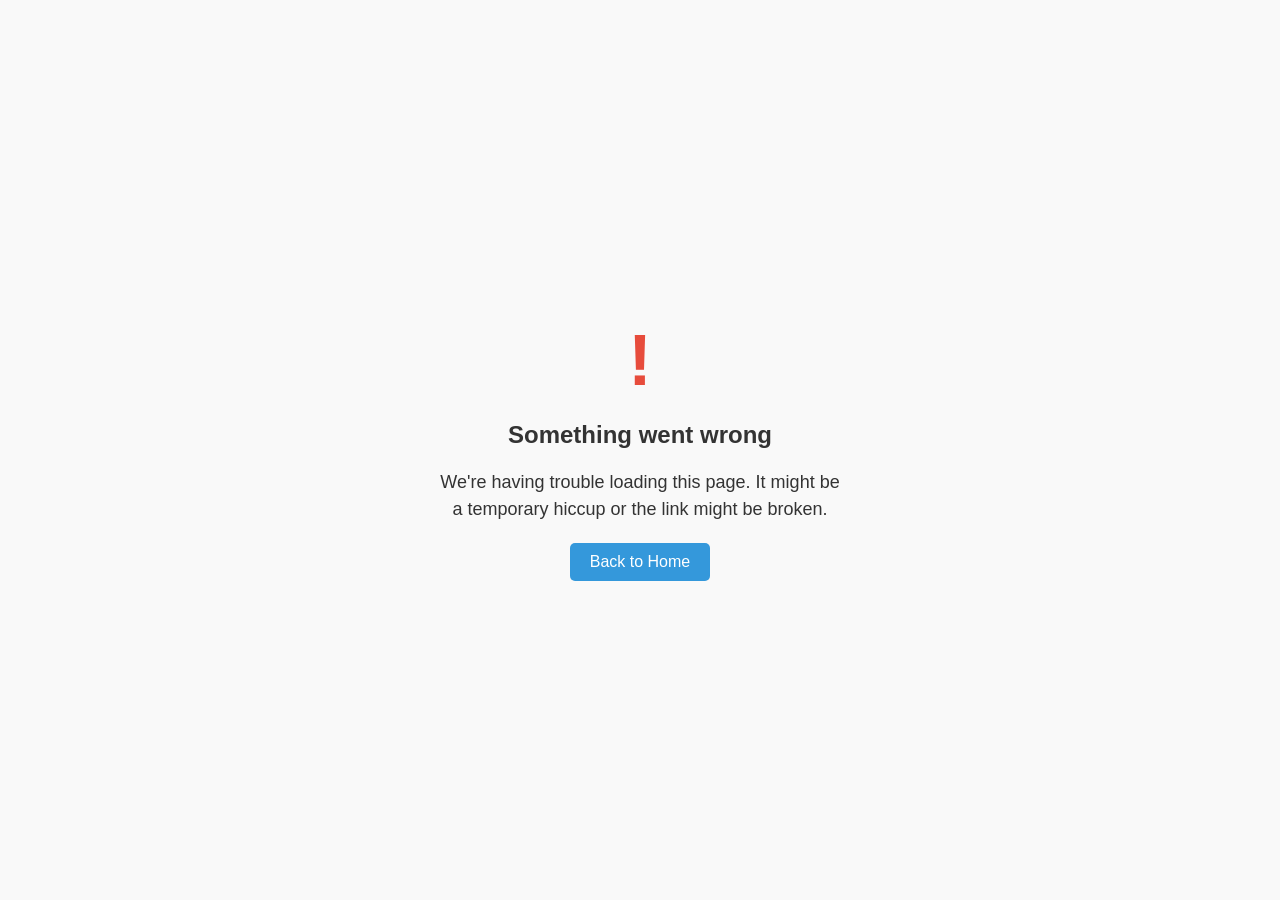
<file: www/error/exception.html>
<!DOCTYPE html>
<html lang="en">
<head>
    <meta charset="UTF-8">
    <meta name="viewport" content="width=device-width, initial-scale=1.0">
    <title>Oops! Something went wrong</title>
    <style>
        body {
            font-family: -apple-system, BlinkMacSystemFont, "Segoe UI", Roboto, sans-serif;
            background-color: #f9f9f9;
            color: #333;
            display: flex;
            align-items: center;
            justify-content: center;
            height: 100vh;
            margin: 0;
            text-align: center;
        }
        .container {
            max-width: 400px;
            padding: 20px;
        }
        h1 {
            font-size: 72px;
            margin: 0;
            color: #e74c3c;
        }
        p {
            font-size: 18px;
            line-height: 1.5;
            margin: 20px 0;
        }
        .button {
            display: inline-block;
            padding: 10px 20px;
            background-color: #3498db;
            color: white;
            text-decoration: none;
            border-radius: 5px;
            transition: background 0.2s;
        }
        .button:hover {
            background-color: #2980b9;
        }
    </style>
</head>
<body>

<div class="container">
    <h1>!</h1>
    <h2>Something went wrong</h2>
    <p>We're having trouble loading this page. It might be a temporary hiccup or the link might be broken.</p>
    <a href="/" class="button">Back to Home</a>
</div>

</body>
</html>
</file>
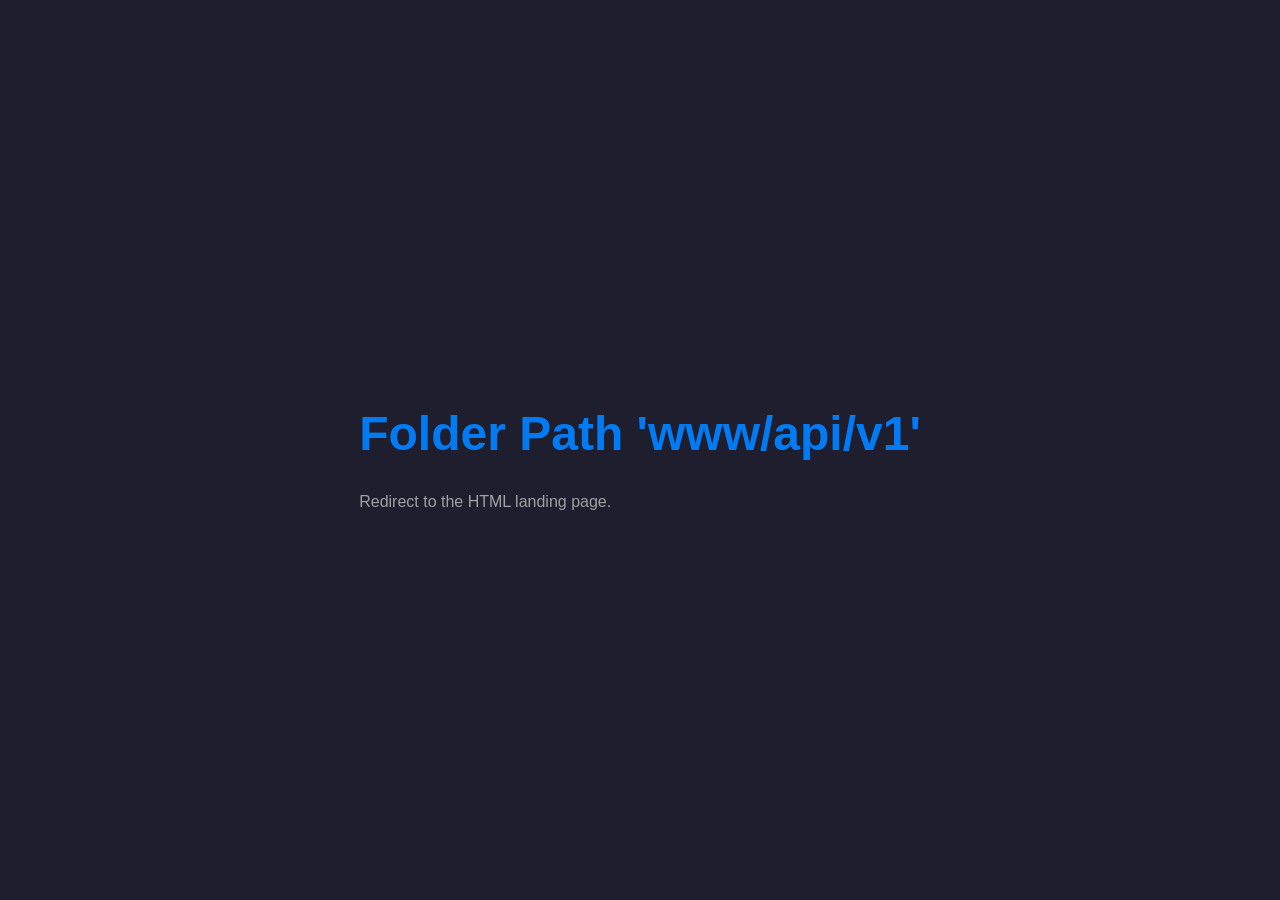
<file: www/api/v1/RedirectPage.html>
<!DOCTYPE html>
<html lang="en">
<head>
    <meta charset="UTF-8">
    <title>My Server</title>
    <style>
        body {
            font-family: Arial, sans-serif;
            display: flex;
            justify-content: center;
            align-items: center;
            height: 100vh;
            margin: 0;
            background-color: #1e1e2e;
            color: white;
        }
        h1 {
            font-size: 3rem;
            color: #017bf4;
        }
        p {
            color: #a0a0a0;
        }
    </style>
</head>
<body>
    <div>
        <h1>Folder Path 'www/api/v1'</h1>
        <p>Redirect to the HTML landing page.</p>
    </div>
    <source
</body>
</html>
</file>
